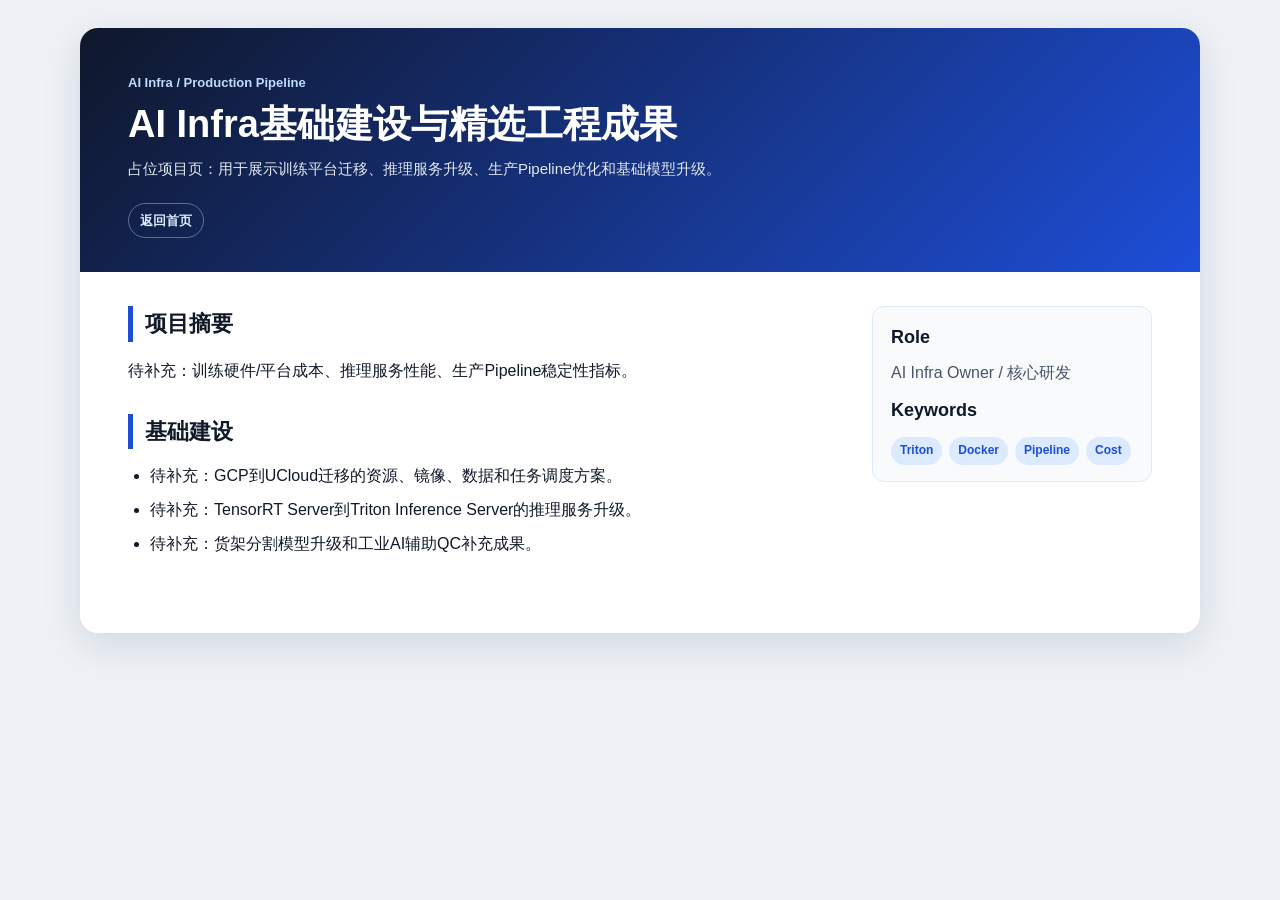
<file: projects/ai-infra.html>
<!DOCTYPE html>
<html lang="zh-CN">
<head>
  <meta charset="UTF-8" />
  <meta name="viewport" content="width=device-width, initial-scale=1.0" />
  <title>AI Infra基础建设与精选工程成果</title>
  <link rel="stylesheet" href="../assets/css/styles.css" />
</head>
<body>
  <main class="page">
    <header class="hero">
      <div class="eyebrow">AI Infra / Production Pipeline</div>
      <h1>AI Infra基础建设与精选工程成果</h1>
      <p class="lead">占位项目页：用于展示训练平台迁移、推理服务升级、生产Pipeline优化和基础模型升级。</p>
      <nav class="nav"><a href="../index.html">返回首页</a></nav>
    </header>
    <section class="content project-layout">
      <article>
        <section class="section">
          <div class="section-title">项目摘要</div>
          <p>待补充：训练硬件/平台成本、推理服务性能、生产Pipeline稳定性指标。</p>
        </section>
        <section class="section">
          <div class="section-title">基础建设</div>
          <ul>
            <li>待补充：GCP到UCloud迁移的资源、镜像、数据和任务调度方案。</li>
            <li>待补充：TensorRT Server到Triton Inference Server的推理服务升级。</li>
            <li>待补充：货架分割模型升级和工业AI辅助QC补充成果。</li>
          </ul>
        </section>
      </article>
      <aside class="side card">
        <h3>Role</h3>
        <p>AI Infra Owner / 核心研发</p>
        <h3>Keywords</h3>
        <div class="tag-row"><span class="tag">Triton</span><span class="tag">Docker</span><span class="tag">Pipeline</span><span class="tag">Cost</span></div>
      </aside>
    </section>
  </main>
</body>
</html>
</file>
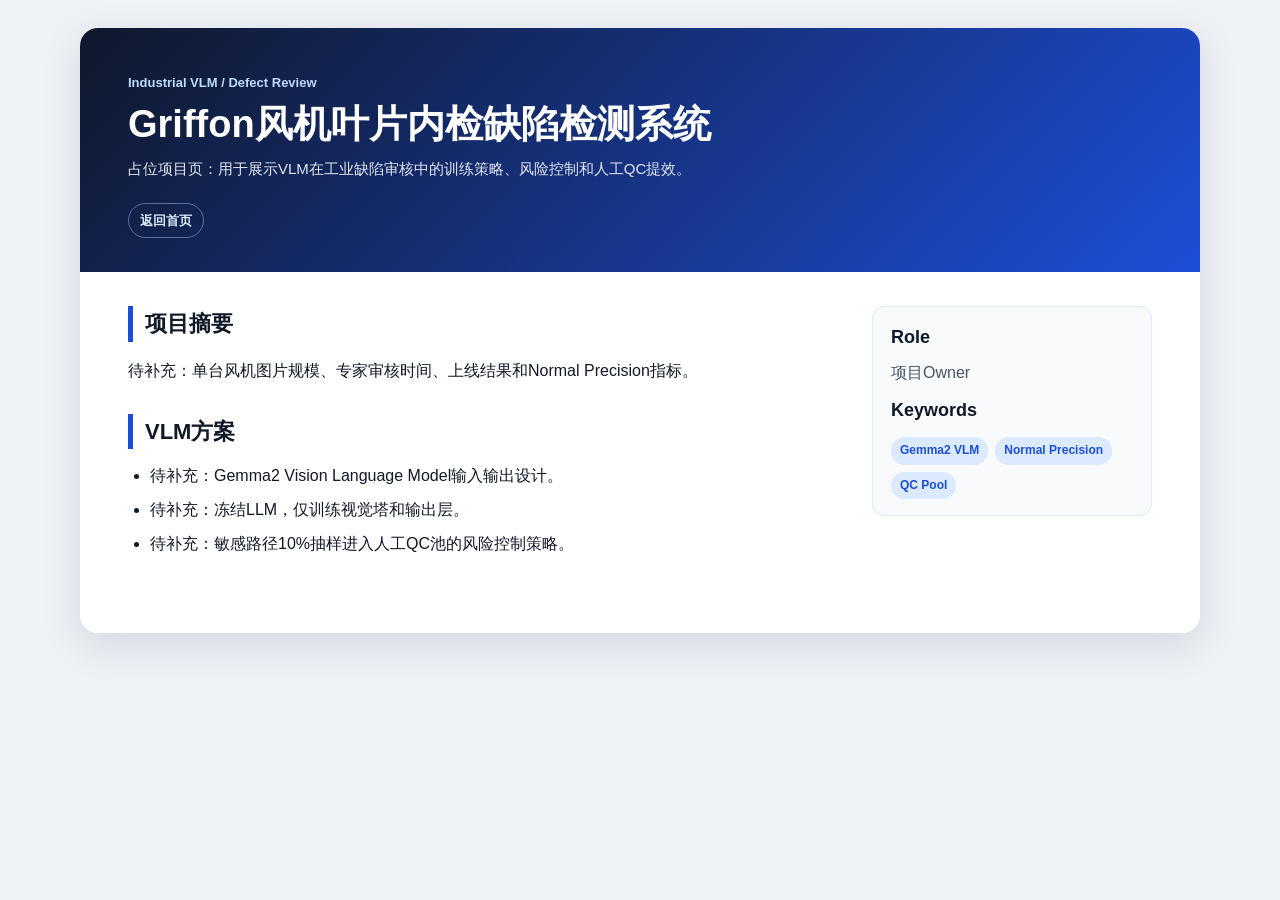
<file: projects/griffon-vlm.html>
<!DOCTYPE html>
<html lang="zh-CN">
<head>
  <meta charset="UTF-8" />
  <meta name="viewport" content="width=device-width, initial-scale=1.0" />
  <title>Griffon风机叶片内检缺陷检测系统</title>
  <link rel="stylesheet" href="../assets/css/styles.css" />
</head>
<body>
  <main class="page">
    <header class="hero">
      <div class="eyebrow">Industrial VLM / Defect Review</div>
      <h1>Griffon风机叶片内检缺陷检测系统</h1>
      <p class="lead">占位项目页：用于展示VLM在工业缺陷审核中的训练策略、风险控制和人工QC提效。</p>
      <nav class="nav"><a href="../index.html">返回首页</a></nav>
    </header>
    <section class="content project-layout">
      <article>
        <section class="section">
          <div class="section-title">项目摘要</div>
          <p>待补充：单台风机图片规模、专家审核时间、上线结果和Normal Precision指标。</p>
        </section>
        <section class="section">
          <div class="section-title">VLM方案</div>
          <ul>
            <li>待补充：Gemma2 Vision Language Model输入输出设计。</li>
            <li>待补充：冻结LLM，仅训练视觉塔和输出层。</li>
            <li>待补充：敏感路径10%抽样进入人工QC池的风险控制策略。</li>
          </ul>
        </section>
      </article>
      <aside class="side card">
        <h3>Role</h3>
        <p>项目Owner</p>
        <h3>Keywords</h3>
        <div class="tag-row"><span class="tag">Gemma2 VLM</span><span class="tag">Normal Precision</span><span class="tag">QC Pool</span></div>
      </aside>
    </section>
  </main>
</body>
</html>
</file>
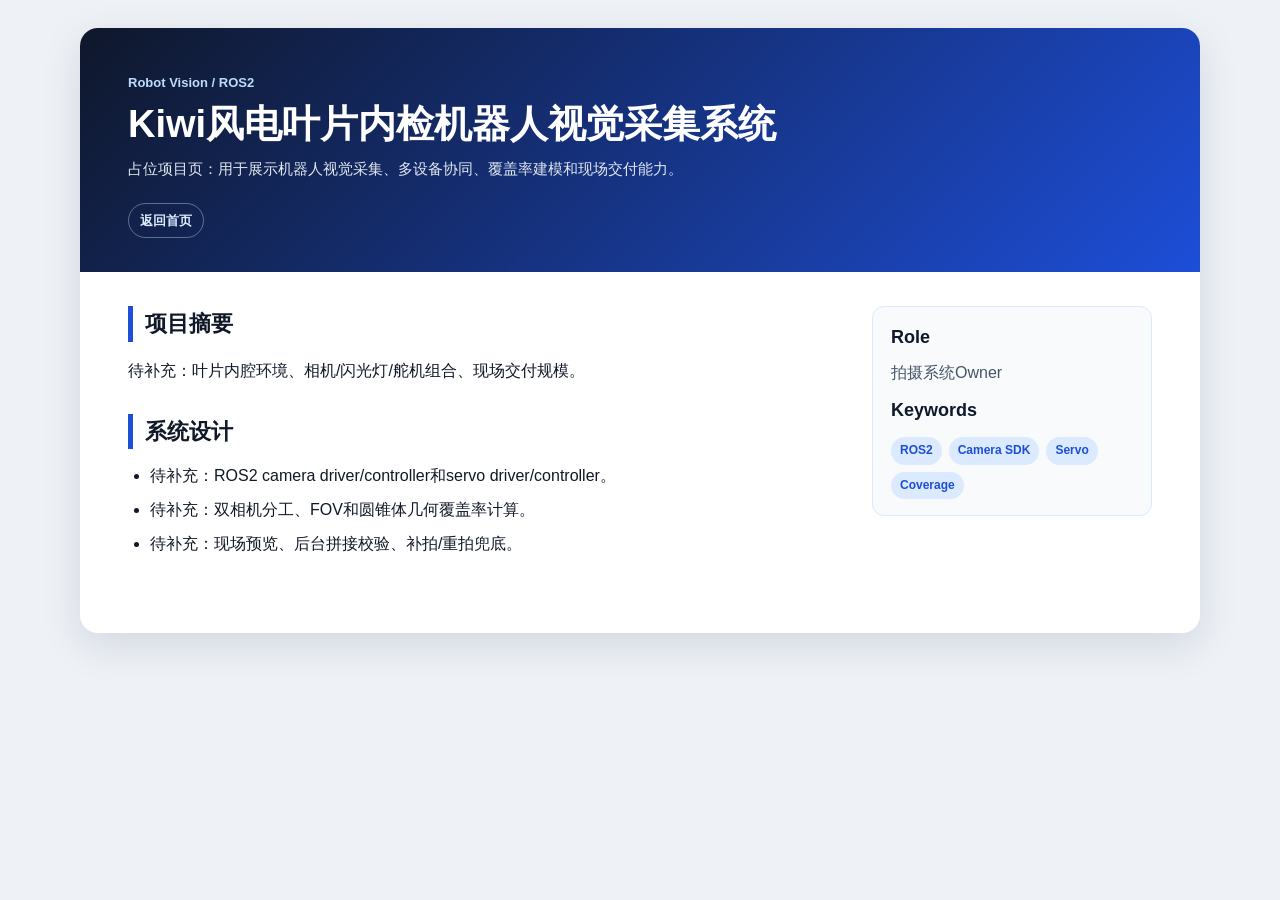
<file: projects/kiwi-robot-vision.html>
<!DOCTYPE html>
<html lang="zh-CN">
<head>
  <meta charset="UTF-8" />
  <meta name="viewport" content="width=device-width, initial-scale=1.0" />
  <title>Kiwi风电叶片内检机器人视觉采集系统</title>
  <link rel="stylesheet" href="../assets/css/styles.css" />
</head>
<body>
  <main class="page">
    <header class="hero">
      <div class="eyebrow">Robot Vision / ROS2</div>
      <h1>Kiwi风电叶片内检机器人视觉采集系统</h1>
      <p class="lead">占位项目页：用于展示机器人视觉采集、多设备协同、覆盖率建模和现场交付能力。</p>
      <nav class="nav"><a href="../index.html">返回首页</a></nav>
    </header>
    <section class="content project-layout">
      <article>
        <section class="section">
          <div class="section-title">项目摘要</div>
          <p>待补充：叶片内腔环境、相机/闪光灯/舵机组合、现场交付规模。</p>
        </section>
        <section class="section">
          <div class="section-title">系统设计</div>
          <ul>
            <li>待补充：ROS2 camera driver/controller和servo driver/controller。</li>
            <li>待补充：双相机分工、FOV和圆锥体几何覆盖率计算。</li>
            <li>待补充：现场预览、后台拼接校验、补拍/重拍兜底。</li>
          </ul>
        </section>
      </article>
      <aside class="side card">
        <h3>Role</h3>
        <p>拍摄系统Owner</p>
        <h3>Keywords</h3>
        <div class="tag-row"><span class="tag">ROS2</span><span class="tag">Camera SDK</span><span class="tag">Servo</span><span class="tag">Coverage</span></div>
      </aside>
    </section>
  </main>
</body>
</html>
</file>
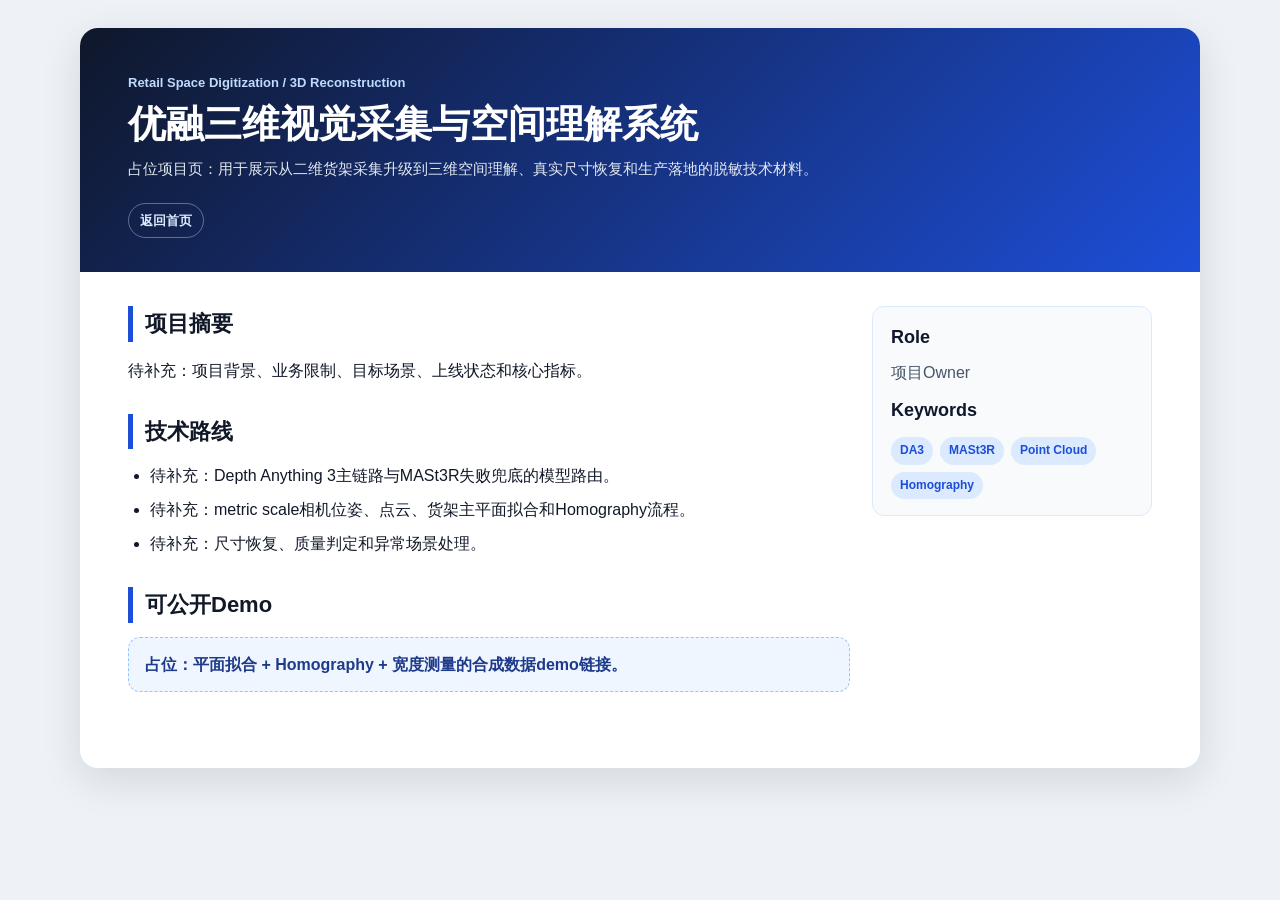
<file: projects/retail-3d-space.html>
<!DOCTYPE html>
<html lang="zh-CN">
<head>
  <meta charset="UTF-8" />
  <meta name="viewport" content="width=device-width, initial-scale=1.0" />
  <title>优融三维视觉采集与空间理解系统</title>
  <link rel="stylesheet" href="../assets/css/styles.css" />
</head>
<body>
  <main class="page">
    <header class="hero">
      <div class="eyebrow">Retail Space Digitization / 3D Reconstruction</div>
      <h1>优融三维视觉采集与空间理解系统</h1>
      <p class="lead">占位项目页：用于展示从二维货架采集升级到三维空间理解、真实尺寸恢复和生产落地的脱敏技术材料。</p>
      <nav class="nav"><a href="../index.html">返回首页</a></nav>
    </header>
    <section class="content project-layout">
      <article>
        <section class="section">
          <div class="section-title">项目摘要</div>
          <p>待补充：项目背景、业务限制、目标场景、上线状态和核心指标。</p>
        </section>
        <section class="section">
          <div class="section-title">技术路线</div>
          <ul>
            <li>待补充：Depth Anything 3主链路与MASt3R失败兜底的模型路由。</li>
            <li>待补充：metric scale相机位姿、点云、货架主平面拟合和Homography流程。</li>
            <li>待补充：尺寸恢复、质量判定和异常场景处理。</li>
          </ul>
        </section>
        <section class="section">
          <div class="section-title">可公开Demo</div>
          <div class="placeholder">占位：平面拟合 + Homography + 宽度测量的合成数据demo链接。</div>
        </section>
      </article>
      <aside class="side card">
        <h3>Role</h3>
        <p>项目Owner</p>
        <h3>Keywords</h3>
        <div class="tag-row"><span class="tag">DA3</span><span class="tag">MASt3R</span><span class="tag">Point Cloud</span><span class="tag">Homography</span></div>
      </aside>
    </section>
  </main>
</body>
</html>
</file>
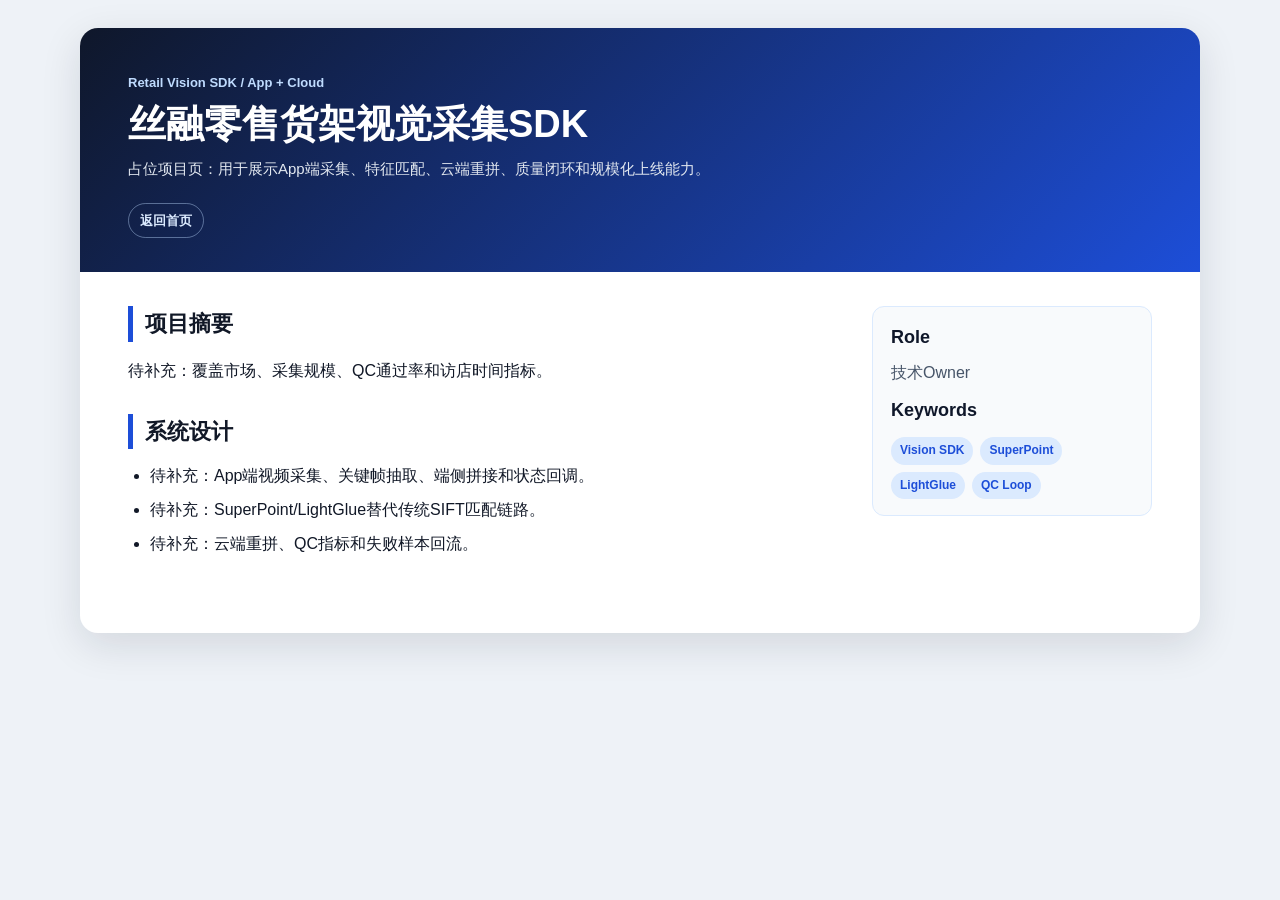
<file: projects/retail-shelf-sdk.html>
<!DOCTYPE html>
<html lang="zh-CN">
<head>
  <meta charset="UTF-8" />
  <meta name="viewport" content="width=device-width, initial-scale=1.0" />
  <title>丝融零售货架视觉采集SDK</title>
  <link rel="stylesheet" href="../assets/css/styles.css" />
</head>
<body>
  <main class="page">
    <header class="hero">
      <div class="eyebrow">Retail Vision SDK / App + Cloud</div>
      <h1>丝融零售货架视觉采集SDK</h1>
      <p class="lead">占位项目页：用于展示App端采集、特征匹配、云端重拼、质量闭环和规模化上线能力。</p>
      <nav class="nav"><a href="../index.html">返回首页</a></nav>
    </header>
    <section class="content project-layout">
      <article>
        <section class="section">
          <div class="section-title">项目摘要</div>
          <p>待补充：覆盖市场、采集规模、QC通过率和访店时间指标。</p>
        </section>
        <section class="section">
          <div class="section-title">系统设计</div>
          <ul>
            <li>待补充：App端视频采集、关键帧抽取、端侧拼接和状态回调。</li>
            <li>待补充：SuperPoint/LightGlue替代传统SIFT匹配链路。</li>
            <li>待补充：云端重拼、QC指标和失败样本回流。</li>
          </ul>
        </section>
      </article>
      <aside class="side card">
        <h3>Role</h3>
        <p>技术Owner</p>
        <h3>Keywords</h3>
        <div class="tag-row"><span class="tag">Vision SDK</span><span class="tag">SuperPoint</span><span class="tag">LightGlue</span><span class="tag">QC Loop</span></div>
      </aside>
    </section>
  </main>
</body>
</html>
</file>
<file: assets/css/styles.css>
* { box-sizing: border-box; }

:root {
  color-scheme: light;
  --ink: #111827;
  --muted: #475569;
  --line: #dbeafe;
  --panel: #f8fafc;
  --blue: #1d4ed8;
  --deep: #0f172a;
}

body {
  margin: 0;
  font-family: -apple-system, BlinkMacSystemFont, "Segoe UI", "PingFang SC", "Microsoft YaHei", Arial, sans-serif;
  color: var(--ink);
  background: #eef2f7;
  line-height: 1.62;
}

a { color: inherit; text-decoration: none; }

.page {
  max-width: 1120px;
  margin: 28px auto;
  background: #fff;
  border-radius: 18px;
  box-shadow: 0 12px 40px rgba(15, 23, 42, 0.12);
  overflow: hidden;
}

.hero {
  padding: 44px 48px 34px;
  background: linear-gradient(135deg, var(--deep), var(--blue));
  color: #fff;
}

.eyebrow {
  font-size: 13px;
  color: #bfdbfe;
  font-weight: 800;
  margin-bottom: 10px;
}

h1 {
  margin: 0 0 10px;
  font-size: 38px;
  line-height: 1.15;
}

.lead {
  max-width: 820px;
  margin: 0;
  color: #e2e8f0;
  font-size: 15px;
}

.nav {
  display: flex;
  flex-wrap: wrap;
  gap: 10px;
  margin-top: 22px;
}

.nav a {
  display: inline-flex;
  align-items: center;
  min-height: 34px;
  padding: 6px 11px;
  border: 1px solid rgba(191, 219, 254, 0.42);
  border-radius: 999px;
  color: #dbeafe;
  font-size: 13px;
  font-weight: 800;
}

.content { padding: 34px 48px 46px; }

.section { margin-bottom: 30px; }

.section-title {
  margin-bottom: 14px;
  padding-left: 12px;
  border-left: 5px solid var(--blue);
  font-size: 22px;
  font-weight: 800;
}

.summary-grid,
.project-grid {
  display: grid;
  grid-template-columns: repeat(2, minmax(0, 1fr));
  gap: 14px;
}

.project-list {
  display: grid;
  gap: 16px;
}

.project-item {
  border: 1px solid var(--line);
  border-radius: 12px;
  background: var(--panel);
  padding: 18px 20px;
}

.project-item h3 {
  margin: 0 0 8px;
  color: var(--deep);
  font-size: 20px;
}

.project-item p { margin: 0 0 10px; color: var(--muted); }

.project-body {
  display: grid;
  grid-template-columns: minmax(0, 1fr) minmax(280px, 0.72fr);
  gap: 16px;
  align-items: start;
}

.project-body.full { grid-template-columns: 1fr; }

.media-frame {
  overflow: hidden;
  border: 1px solid #c7d2fe;
  border-radius: 10px;
  background: #0f172a;
}

.media-frame.portrait {
  max-width: 230px;
  margin: 0 auto;
}

.media-frame.wide {
  width: 100%;
}

.media-title {
  margin: 0 0 8px;
  color: var(--deep);
  font-size: 14px;
  font-weight: 900;
  text-align: center;
}

.media-frame video {
  display: block;
  width: 100%;
  height: auto;
  max-height: 460px;
  background: #0f172a;
}

.note {
  margin-top: 8px;
  color: #64748b;
  font-size: 12px;
}

.card {
  border: 1px solid var(--line);
  border-radius: 12px;
  background: var(--panel);
  padding: 16px 18px;
}

.card h2,
.card h3 {
  margin: 0 0 8px;
  color: var(--deep);
  font-size: 18px;
}

.card p { margin: 0 0 10px; color: var(--muted); }
.card p:last-child { margin-bottom: 0; }

.meta {
  color: var(--blue);
  font-size: 13px;
  font-weight: 800;
  margin-bottom: 8px;
}

.tag-row {
  display: flex;
  flex-wrap: wrap;
  gap: 7px;
  margin-top: 12px;
}

.tag {
  padding: 4px 9px;
  border-radius: 999px;
  background: #dbeafe;
  color: #1d4ed8;
  font-size: 12px;
  font-weight: 800;
}

.button {
  display: inline-flex;
  margin-top: 12px;
  color: var(--blue);
  font-size: 13px;
  font-weight: 900;
}

.project-layout {
  display: grid;
  grid-template-columns: minmax(0, 1fr) 280px;
  gap: 22px;
  align-items: start;
}

.side {
  position: sticky;
  top: 20px;
}

ul { margin: 8px 0 0; padding-left: 22px; }
li { margin-bottom: 8px; }

.placeholder {
  border: 1px dashed #93c5fd;
  border-radius: 12px;
  padding: 14px 16px;
  background: #eff6ff;
  color: #1e3a8a;
  font-weight: 700;
}

.footer {
  padding: 20px 48px 28px;
  color: #64748b;
  font-size: 13px;
}

@media (max-width: 760px) {
  .page { margin: 0; border-radius: 0; }
  .hero, .content, .footer { padding-left: 24px; padding-right: 24px; }
  h1 { font-size: 30px; }
  .summary-grid,
  .project-grid,
  .project-body,
  .project-layout { grid-template-columns: 1fr; }
  .side { position: static; }
}
</file>
